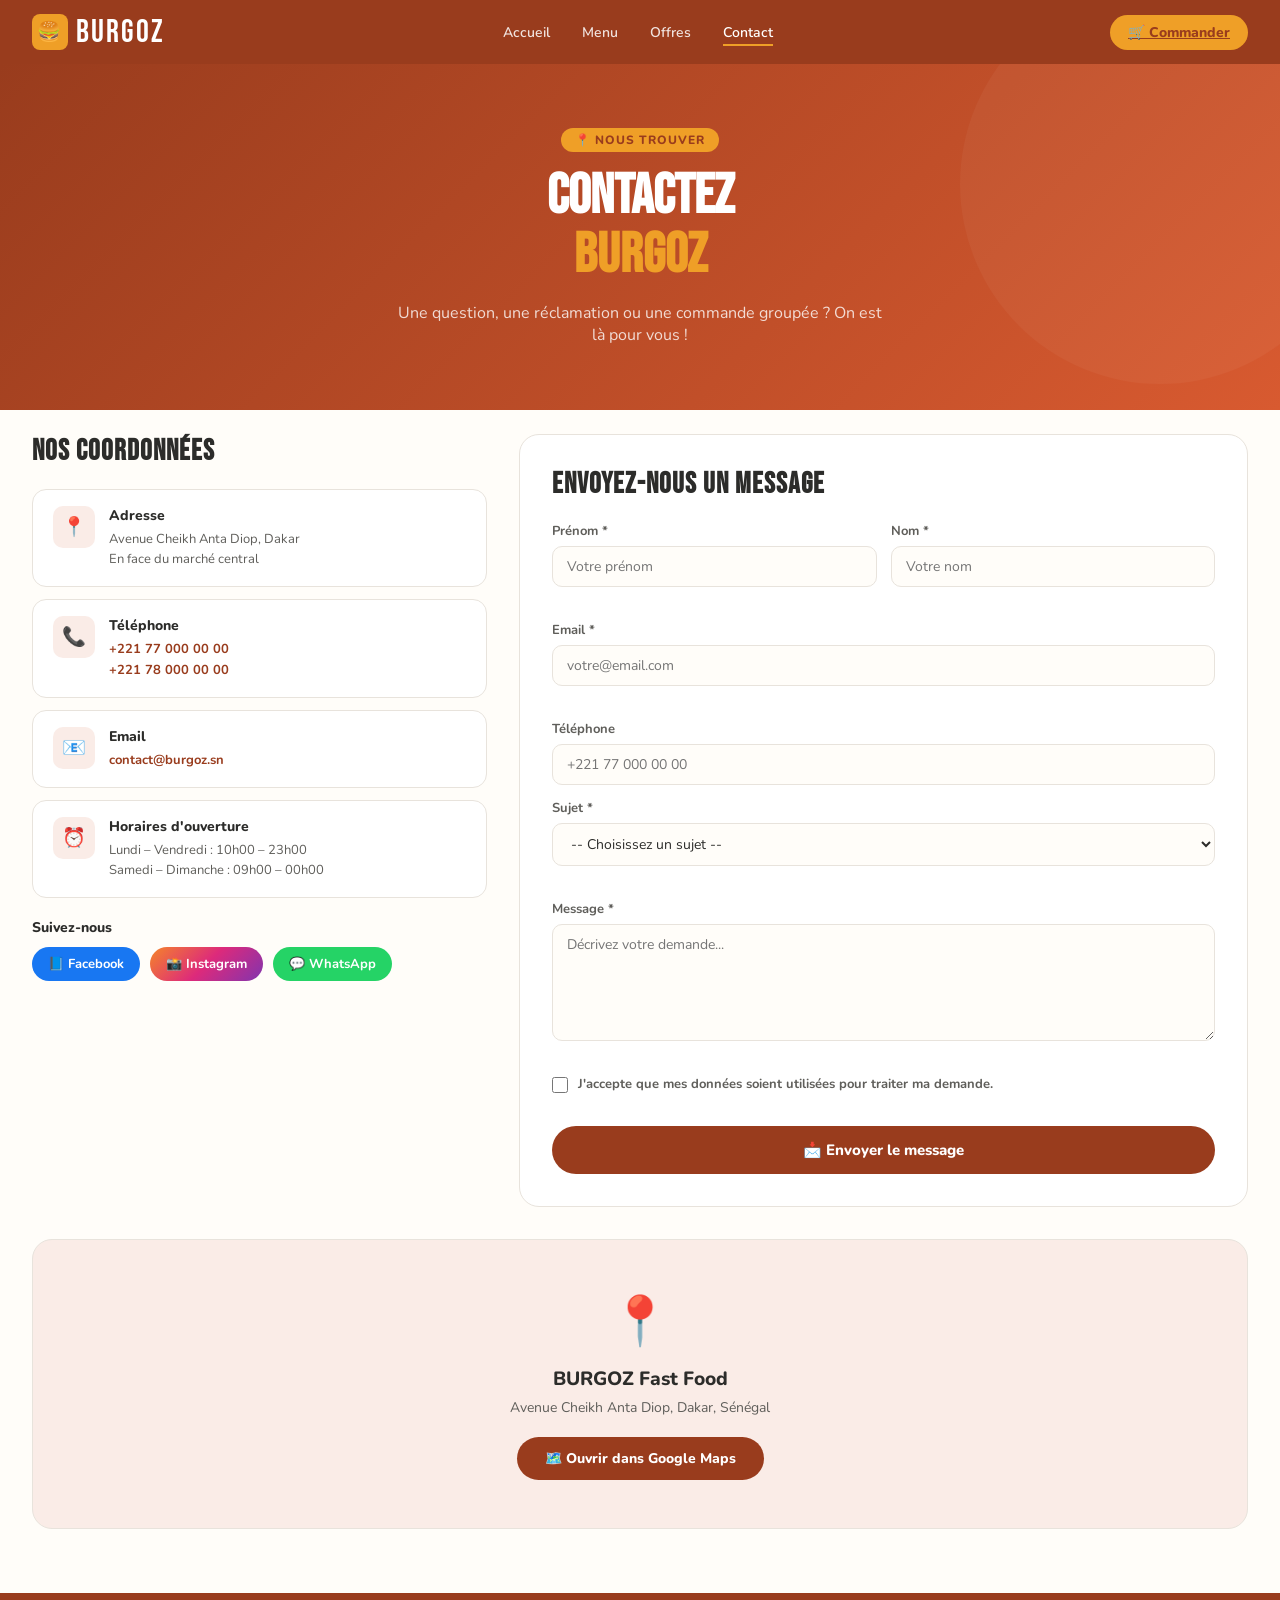
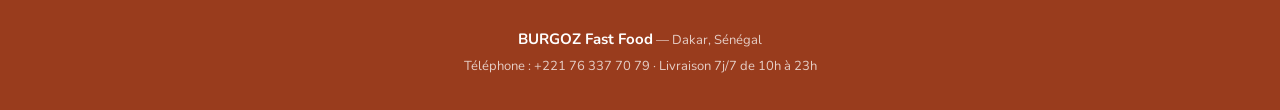
<file: contact.html>
<!DOCTYPE html>
<html lang="fr">
<head>
  <meta charset="UTF-8" />
  <meta name="viewport" content="width=device-width, initial-scale=1.0"/>
  <title>Contact – BURGOZ Fast Food</title>
  <link rel="stylesheet" href="style.css" />
  <link rel="stylesheet" href="contact.css" />
  <link rel="preconnect" href="https://fonts.googleapis.com"/>
  <link href="https://fonts.googleapis.com/css2?family=Bebas+Neue&family=Nunito:wght@400;600;700;800&display=swap" rel="stylesheet"/>
</head>
<body>

  <!-- NAVIGATION -->
  <nav>
    <a href="index.html" class="logo">
      <div class="logo-icon">🍔</div>
      BURGOZ
    </a>
    <ul class="nav-links">
      <li><a href="index.html">Accueil</a></li>
      <li><a href="index.html#menu-section">Menu</a></li>
      <li><a href="offres.html">Offres</a></li>
      <li><a href="contact.html" class="nav-active">Contact</a></li>
    </ul>
    <div class="nav-right">
      <a href="index.html" class="cart-btn">🛒 Commander</a>
    </div>
  </nav>

  <!-- HERO -->
  <section class="page-hero">
    <div class="page-hero-inner">
      <div class="hero-badge">📍 NOUS TROUVER</div>
      <h1>Contactez<br><span>BURGOZ</span></h1>
      <p>Une question, une réclamation ou une commande groupée ? On est là pour vous !</p>
    </div>
  </section>

  <!-- INFOS + FORMULAIRE -->
  <section class="contact-section section">
    <div class="contact-grid">

      <!-- INFOS DE CONTACT -->
      <div class="contact-info">
        <h2>Nos Coordonnées</h2>

        <div class="info-card">
          <div class="info-icon">📍</div>
          <div>
            <h4>Adresse</h4>
            <p>Avenue Cheikh Anta Diop, Dakar<br>En face du marché central</p>
          </div>
        </div>

        <div class="info-card">
          <div class="info-icon">📞</div>
          <div>
            <h4>Téléphone</h4>
            <p><a href="tel:+221770000000">+221 77 000 00 00</a></p>
            <p><a href="tel:+221780000000">+221 78 000 00 00</a></p>
          </div>
        </div>

        <div class="info-card">
          <div class="info-icon">📧</div>
          <div>
            <h4>Email</h4>
            <p><a href="mailto:contact@burgoz.sn">contact@burgoz.sn</a></p>
          </div>
        </div>

        <div class="info-card">
          <div class="info-icon">⏰</div>
          <div>
            <h4>Horaires d'ouverture</h4>
            <p>Lundi – Vendredi : 10h00 – 23h00</p>
            <p>Samedi – Dimanche : 09h00 – 00h00</p>
          </div>
        </div>

        <!-- RÉSEAUX SOCIAUX -->
        <div class="social-links">
          <h4>Suivez-nous</h4>
          <div class="social-row">
            <a href="#" class="social-btn fb">📘 Facebook</a>
            <a href="#" class="social-btn ig">📸 Instagram</a>
            <a href="#" class="social-btn wa">💬 WhatsApp</a>
          </div>
        </div>
      </div>

      <!-- FORMULAIRE -->
      <div class="contact-form-wrapper">
        <h2>Envoyez-nous un Message</h2>
        <div id="formSuccess" class="form-success" style="display:none">
          ✅ Merci ! Votre message a bien été envoyé. Nous vous répondrons dans les 24h.
        </div>

        <div class="contact-form" id="contactForm">
          <div class="form-row">
            <div class="form-group">
              <label for="prenom">Prénom *</label>
              <input type="text" id="prenom" placeholder="Votre prénom" />
              <span class="err" id="err-prenom"></span>
            </div>
            <div class="form-group">
              <label for="nom">Nom *</label>
              <input type="text" id="nom" placeholder="Votre nom" />
              <span class="err" id="err-nom"></span>
            </div>
          </div>

          <div class="form-group">
            <label for="email">Email *</label>
            <input type="email" id="email" placeholder="votre@email.com" />
            <span class="err" id="err-email"></span>
          </div>

          <div class="form-group">
            <label for="telephone">Téléphone</label>
            <input type="tel" id="telephone" placeholder="+221 77 000 00 00" />
          </div>

          <div class="form-group">
            <label for="sujet">Sujet *</label>
            <select id="sujet">
              <option value="">-- Choisissez un sujet --</option>
              <option value="commande">Question sur une commande</option>
              <option value="reclamation">Réclamation</option>
              <option value="partenariat">Partenariat / Événement</option>
              <option value="autre">Autre</option>
            </select>
            <span class="err" id="err-sujet"></span>
          </div>

          <div class="form-group">
            <label for="message">Message *</label>
            <textarea id="message" rows="5" placeholder="Décrivez votre demande..."></textarea>
            <span class="err" id="err-message"></span>
          </div>

          <div class="form-group checkbox-group">
            <label class="checkbox-label">
              <input type="checkbox" id="rgpd" />
              <span>J'accepte que mes données soient utilisées pour traiter ma demande.</span>
            </label>
            <span class="err" id="err-rgpd"></span>
          </div>

          <button class="submit-btn" onclick="submitForm()">
            📩 Envoyer le message
          </button>
        </div>
      </div>

    </div>
  </section>

  <!-- CARTE GOOGLE MAPS (placeholder) -->
  <section class="map-section">
    <div class="map-placeholder">
      <div class="map-pin">📍</div>
      <h3>BURGOZ Fast Food</h3>
      <p>Avenue Cheikh Anta Diop, Dakar, Sénégal</p>
      <a
        href="https://maps.google.com/?q=Dakar,Sénégal"
        target="_blank"
        class="map-btn"
      >
        🗺️ Ouvrir dans Google Maps
      </a>
    </div>
  </section>

  <footer>
    <strong>BURGOZ Fast Food</strong> — Dakar, Sénégal<br>
    <span>Téléphone : +221 76 337 70 79 · Livraison 7j/7 de 10h à 23h</span>
  </footer>

  <script>
    function submitForm() {
      let valid = true;

      // Réinitialiser les erreurs
      document.querySelectorAll('.err').forEach(e => e.textContent = '');
      document.querySelectorAll('input, select, textarea').forEach(el => el.classList.remove('input-error'));

      const prenom  = document.getElementById('prenom');
      const nom     = document.getElementById('nom');
      const email   = document.getElementById('email');
      const sujet   = document.getElementById('sujet');
      const message = document.getElementById('message');
      const rgpd    = document.getElementById('rgpd');

      if (!prenom.value.trim()) {
        document.getElementById('err-prenom').textContent = 'Prénom requis';
        prenom.classList.add('input-error'); valid = false;
      }
      if (!nom.value.trim()) {
        document.getElementById('err-nom').textContent = 'Nom requis';
        nom.classList.add('input-error'); valid = false;
      }
      const emailReg = /^[^\s@]+@[^\s@]+\.[^\s@]+$/;
      if (!emailReg.test(email.value)) {
        document.getElementById('err-email').textContent = 'Email invalide';
        email.classList.add('input-error'); valid = false;
      }
      if (!sujet.value) {
        document.getElementById('err-sujet').textContent = 'Veuillez choisir un sujet';
        sujet.classList.add('input-error'); valid = false;
      }
      if (message.value.trim().length < 10) {
        document.getElementById('err-message').textContent = 'Message trop court (min. 10 caractères)';
        message.classList.add('input-error'); valid = false;
      }
      if (!rgpd.checked) {
        document.getElementById('err-rgpd').textContent = 'Vous devez accepter pour continuer';
        valid = false;
      }

      if (valid) {
        document.getElementById('contactForm').style.display = 'none';
        document.getElementById('formSuccess').style.display = 'block';
        window.scrollTo({ top: 0, behavior: 'smooth' });
      }
    }
  </script>
</body>
</html>
</file>
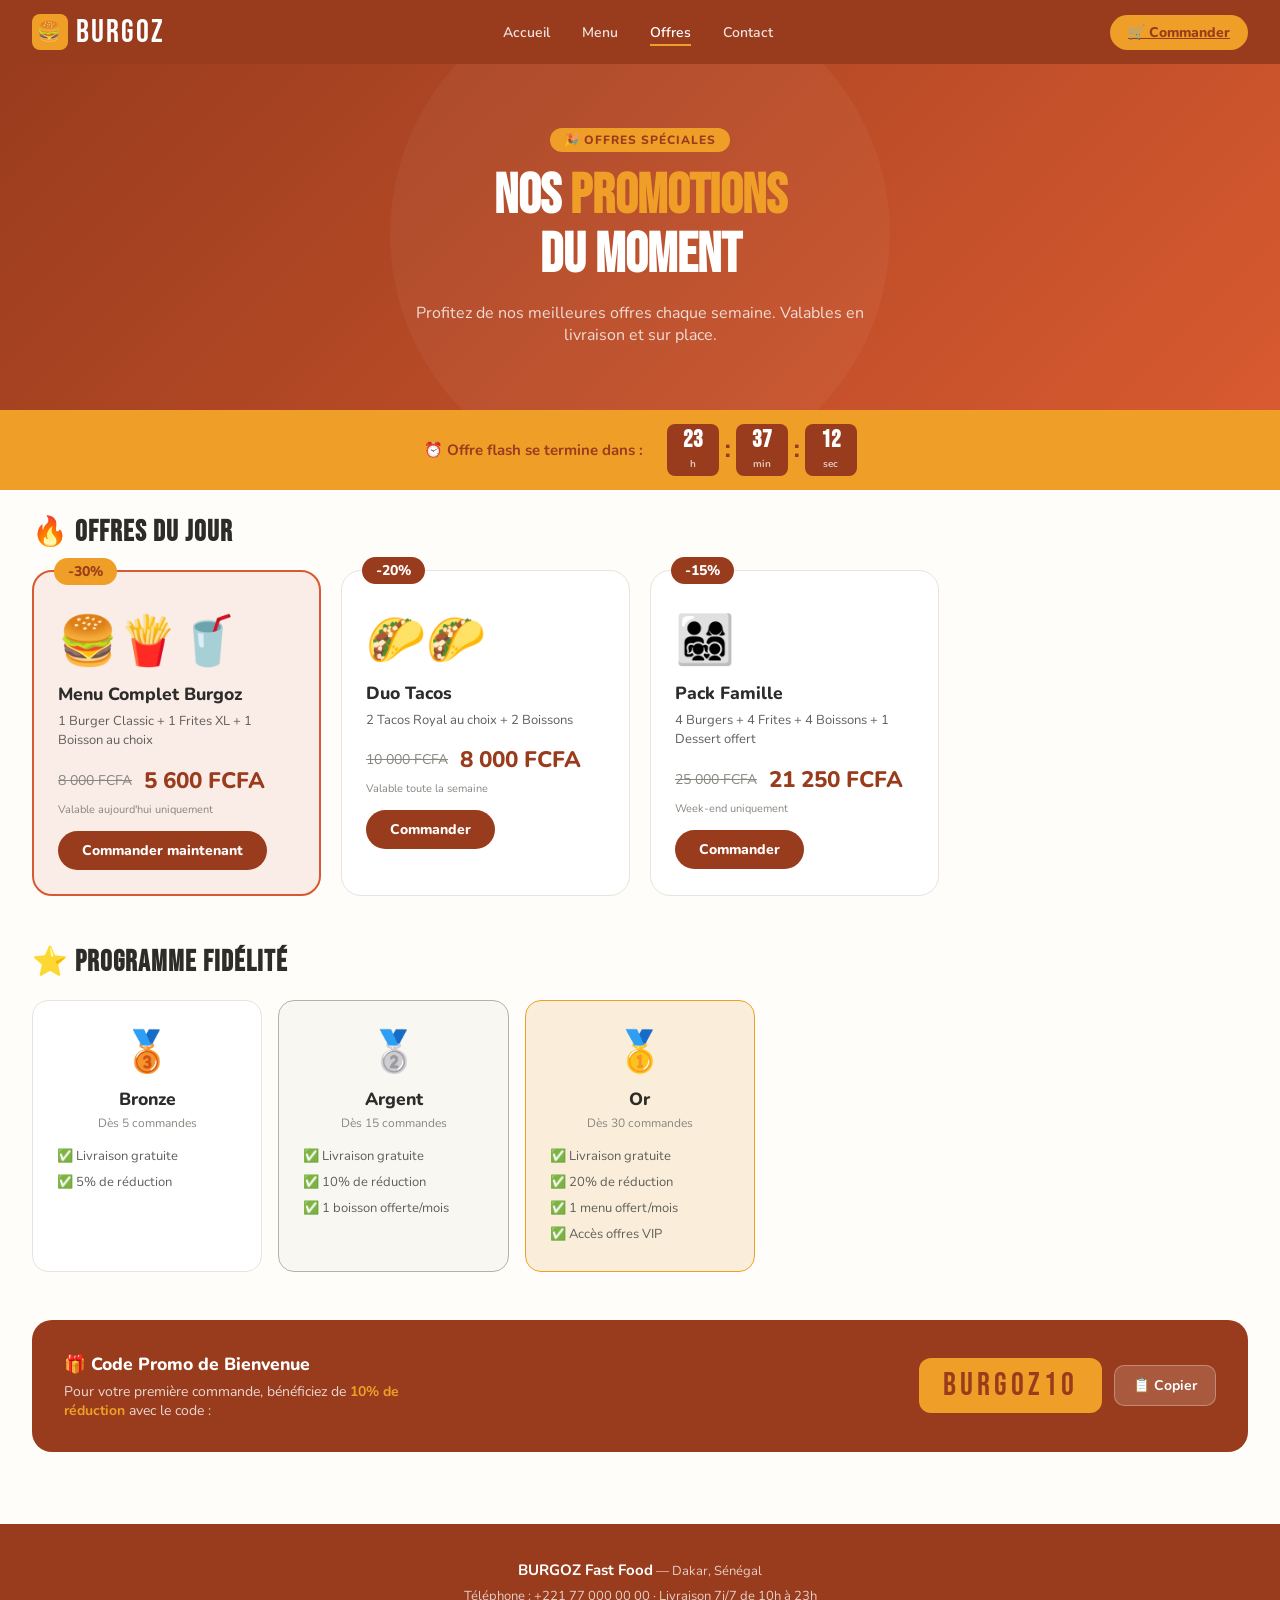
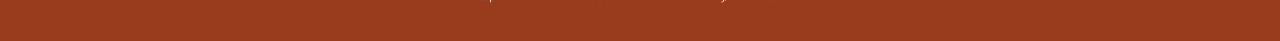
<file: offres.html>
<!DOCTYPE html>
<html lang="fr">
<head>
  <meta charset="UTF-8" />
  <meta name="viewport" content="width=device-width, initial-scale=1.0"/>
  <title>Offres – BURGOZ Fast Food</title>
  <link rel="stylesheet" href="style.css" />
  <link rel="stylesheet" href="offres.css" />
  <link rel="preconnect" href="https://fonts.googleapis.com"/>
  <link href="https://fonts.googleapis.com/css2?family=Bebas+Neue&family=Nunito:wght@400;600;700;800&display=swap" rel="stylesheet"/>
</head>
<body>

  <!-- NAVIGATION -->
  <nav>
    <a href="index.html" class="logo">
      <div class="logo-icon">🍔</div>
      BURGOZ
    </a>
    <ul class="nav-links">
      <li><a href="index.html">Accueil</a></li>
      <li><a href="index.html#menu-section">Menu</a></li>
      <li><a href="offres.html" class="nav-active">Offres</a></li>
      <li><a href="contact.html">Contact</a></li>
    </ul>
    <div class="nav-right">
      <a href="index.html" class="cart-btn">🛒 Commander</a>
    </div>
  </nav>

  <!-- HERO OFFRES -->
  <section class="page-hero">
    <div class="page-hero-inner">
      <div class="hero-badge">🎉 OFFRES SPÉCIALES</div>
      <h1>Nos <span>Promotions</span><br>du Moment</h1>
      <p>Profitez de nos meilleures offres chaque semaine. Valables en livraison et sur place.</p>
    </div>
  </section>

  <!-- COMPTE À REBOURS -->
  <div class="countdown-bar">
    <span>⏰ Offre flash se termine dans :</span>
    <div class="countdown">
      <div class="cd-block"><span id="cd-h">00</span><small>h</small></div>
      <div class="cd-sep">:</div>
      <div class="cd-block"><span id="cd-m">00</span><small>min</small></div>
      <div class="cd-sep">:</div>
      <div class="cd-block"><span id="cd-s">00</span><small>sec</small></div>
    </div>
  </div>

  <!-- OFFRES PRINCIPALES -->
  <section class="section">
    <div class="section-header">
      <h2>🔥 Offres du Jour</h2>
    </div>
    <div class="offers-grid">

      <div class="offer-card featured">
        <div class="offer-discount">-30%</div>
        <div class="offer-emoji">🍔🍟🥤</div>
        <h3>Menu Complet Burgoz</h3>
        <p>1 Burger Classic + 1 Frites XL + 1 Boisson au choix</p>
        <div class="offer-prices">
          <span class="old-price">8 000 FCFA</span>
          <span class="new-price">5 600 FCFA</span>
        </div>
        <div class="offer-validity">Valable aujourd'hui uniquement</div>
        <a href="index.html" class="offer-btn">Commander maintenant</a>
      </div>

      <div class="offer-card">
        <div class="offer-discount">-20%</div>
        <div class="offer-emoji">🌮🌮</div>
        <h3>Duo Tacos</h3>
        <p>2 Tacos Royal au choix + 2 Boissons</p>
        <div class="offer-prices">
          <span class="old-price">10 000 FCFA</span>
          <span class="new-price">8 000 FCFA</span>
        </div>
        <div class="offer-validity">Valable toute la semaine</div>
        <a href="index.html" class="offer-btn">Commander</a>
      </div>

      <div class="offer-card">
        <div class="offer-discount">-15%</div>
        <div class="offer-emoji">👨‍👩‍👧‍👦</div>
        <h3>Pack Famille</h3>
        <p>4 Burgers + 4 Frites + 4 Boissons + 1 Dessert offert</p>
        <div class="offer-prices">
          <span class="old-price">25 000 FCFA</span>
          <span class="new-price">21 250 FCFA</span>
        </div>
        <div class="offer-validity">Week-end uniquement</div>
        <a href="index.html" class="offer-btn">Commander</a>
      </div>

    </div>
  </section>

  <!-- OFFRES FIDÉLITÉ -->
  <section class="section fidelity-section">
    <div class="section-header">
      <h2>⭐ Programme Fidélité</h2>
    </div>
    <div class="fidelity-cards">
      <div class="fidelity-card">
        <div class="fidelity-icon">🥉</div>
        <h4>Bronze</h4>
        <p>Dès 5 commandes</p>
        <ul>
          <li>✅ Livraison gratuite</li>
          <li>✅ 5% de réduction</li>
        </ul>
      </div>
      <div class="fidelity-card silver">
        <div class="fidelity-icon">🥈</div>
        <h4>Argent</h4>
        <p>Dès 15 commandes</p>
        <ul>
          <li>✅ Livraison gratuite</li>
          <li>✅ 10% de réduction</li>
          <li>✅ 1 boisson offerte/mois</li>
        </ul>
      </div>
      <div class="fidelity-card gold">
        <div class="fidelity-icon">🥇</div>
        <h4>Or</h4>
        <p>Dès 30 commandes</p>
        <ul>
          <li>✅ Livraison gratuite</li>
          <li>✅ 20% de réduction</li>
          <li>✅ 1 menu offert/mois</li>
          <li>✅ Accès offres VIP</li>
        </ul>
      </div>
    </div>
  </section>

  <!-- CODE PROMO -->
  <section class="section promo-code-section">
    <div class="promo-code-box">
      <div>
        <h3>🎁 Code Promo de Bienvenue</h3>
        <p>Pour votre première commande, bénéficiez de <strong>10% de réduction</strong> avec le code :</p>
      </div>
      <div class="code-wrapper">
        <span class="promo-code" id="promoCode">BURGOZ10</span>
        <button class="copy-btn" onclick="copyCode()">📋 Copier</button>
      </div>
      <div class="copy-confirm" id="copyConfirm">✅ Code copié !</div>
    </div>
  </section>

  <footer>
    <strong>BURGOZ Fast Food</strong> — Dakar, Sénégal<br>
    <span>Téléphone : +221 77 000 00 00 · Livraison 7j/7 de 10h à 23h</span>
  </footer>

  <script>
    // Compte à rebours de 24h
    function startCountdown() {
      const end = new Date();
      end.setHours(23, 59, 59, 0);
      function tick() {
        const now = new Date();
        let diff = Math.floor((end - now) / 1000);
        if (diff < 0) diff = 0;
        const h = Math.floor(diff / 3600);
        const m = Math.floor((diff % 3600) / 60);
        const s = diff % 60;
        document.getElementById('cd-h').textContent = String(h).padStart(2, '0');
        document.getElementById('cd-m').textContent = String(m).padStart(2, '0');
        document.getElementById('cd-s').textContent = String(s).padStart(2, '0');
      }
      tick();
      setInterval(tick, 1000);
    }

    // Copier le code promo
    function copyCode() {
      navigator.clipboard.writeText('BURGOZ10').then(() => {
        document.getElementById('copyConfirm').style.display = 'block';
        setTimeout(() => document.getElementById('copyConfirm').style.display = 'none', 2000);
      });
    }

    startCountdown();
  </script>
</body>
</html>
</file>
<file: style.css>
/* ============================================================
   BURGOZ FAST FOOD — style.css
   Police : Bebas Neue (titres) + Nunito (corps)
   Palette : Rouge foncé, Amber, surfaces claires
   ============================================================ */

/* ---------- RESET & VARIABLES ---------- */
* {
  box-sizing: border-box;
  margin: 0;
  padding: 0;
}

:root {
  --red:        #D85A30;
  --red-dark:   #993C1D;
  --red-light:  #FAECE7;
  --amber:      #EF9F27;
  --amber-light:#FAEEDA;
  --bg:         #FFFDF9;
  --surface:    #FFFFFF;
  --border:     #E8E3DC;
  --text:       #2C2C2A;
  --text2:      #5F5E5A;
  --text3:      #888780;
  --shadow:     0 2px 12px rgba(0, 0, 0, 0.08);
  --r:          12px;
}

body {
  font-family: 'Nunito', sans-serif;
  background: var(--bg);
  color: var(--text);
  min-height: 100vh;
  overflow-x: hidden;
}

/* ---------- NAVIGATION ---------- */
nav {
  background: var(--red-dark);
  padding: 0 2rem;
  display: flex;
  align-items: center;
  justify-content: space-between;
  height: 64px;
  position: sticky;
  top: 0;
  z-index: 100;
}

.logo {
  font-family: 'Bebas Neue', cursive;
  font-size: 2rem;
  color: #fff;
  letter-spacing: 2px;
  display: flex;
  align-items: center;
  gap: 8px;
}

.logo-icon {
  background: var(--amber);
  color: var(--red-dark);
  width: 36px;
  height: 36px;
  border-radius: 8px;
  display: flex;
  align-items: center;
  justify-content: center;
  font-size: 1.2rem;
}

.nav-links {
  display: flex;
  gap: 2rem;
  list-style: none;
}

.nav-links a {
  color: rgba(255, 255, 255, 0.85);
  text-decoration: none;
  font-weight: 600;
  font-size: 14px;
  transition: color 0.2s;
}

.nav-links a:hover {
  color: #fff;
}

.nav-right {
  display: flex;
  align-items: center;
  gap: 12px;
}

.cart-btn {
  background: var(--amber);
  color: var(--red-dark);
  border: none;
  padding: 8px 18px;
  border-radius: 50px;
  font-family: 'Nunito', sans-serif;
  font-weight: 800;
  font-size: 14px;
  cursor: pointer;
  display: flex;
  align-items: center;
  gap: 6px;
  transition: transform 0.15s;
}

.cart-btn:hover {
  transform: scale(1.05);
}

.cart-count {
  background: var(--red-dark);
  color: #fff;
  width: 20px;
  height: 20px;
  border-radius: 50%;
  display: flex;
  align-items: center;
  justify-content: center;
  font-size: 11px;
  font-weight: 800;
}

/* ---------- HERO ---------- */
.hero {
  background: linear-gradient(135deg, var(--red-dark) 0%, var(--red) 100%);
  padding: 4rem 2rem;
  display: flex;
  align-items: center;
  gap: 3rem;
  min-height: 320px;
  position: relative;
  overflow: hidden;
}

.hero::before {
  content: '';
  position: absolute;
  right: -60px;
  top: -60px;
  width: 400px;
  height: 400px;
  border-radius: 50%;
  background: rgba(255, 255, 255, 0.04);
}

.hero-text {
  flex: 1;
  max-width: 520px;
  z-index: 1;
}

.hero-badge {
  background: var(--amber);
  color: var(--red-dark);
  font-weight: 800;
  font-size: 12px;
  padding: 4px 14px;
  border-radius: 50px;
  display: inline-block;
  margin-bottom: 1rem;
  letter-spacing: 1px;
}

.hero h1 {
  font-family: 'Bebas Neue', cursive;
  font-size: 4rem;
  color: #fff;
  line-height: 1;
  margin-bottom: 1rem;
}

.hero h1 span {
  color: var(--amber);
}

.hero p {
  color: rgba(255, 255, 255, 0.8);
  font-size: 1rem;
  line-height: 1.6;
  margin-bottom: 1.5rem;
}

.hero-btns {
  display: flex;
  gap: 12px;
}

.btn-primary {
  background: var(--amber);
  color: var(--red-dark);
  border: none;
  padding: 12px 28px;
  border-radius: 50px;
  font-family: 'Nunito', sans-serif;
  font-weight: 800;
  font-size: 15px;
  cursor: pointer;
  transition: transform 0.15s, box-shadow 0.15s;
}

.btn-primary:hover {
  transform: translateY(-2px);
  box-shadow: 0 8px 24px rgba(239, 159, 39, 0.4);
}

.btn-outline {
  background: transparent;
  color: #fff;
  border: 2px solid rgba(255, 255, 255, 0.5);
  padding: 12px 28px;
  border-radius: 50px;
  font-family: 'Nunito', sans-serif;
  font-weight: 700;
  font-size: 15px;
  cursor: pointer;
  transition: border-color 0.2s;
}

.btn-outline:hover {
  border-color: #fff;
}

.hero-visual {
  display: flex;
  gap: 12px;
  z-index: 1;
}

.hero-card {
  background: rgba(255, 255, 255, 0.12);
  border: 1px solid rgba(255, 255, 255, 0.2);
  border-radius: 16px;
  padding: 1rem;
  text-align: center;
  width: 130px;
  backdrop-filter: blur(4px);
}

.hero-card-emoji {
  font-size: 2.5rem;
  display: block;
  margin-bottom: 6px;
}

.hero-card p {
  color: #fff;
  font-weight: 700;
  font-size: 13px;
}

.hero-card small {
  color: var(--amber);
  font-weight: 800;
  font-size: 14px;
}

/* ---------- PROMOS ---------- */
.promos {
  display: grid;
  grid-template-columns: repeat(3, 1fr);
  gap: 12px;
  padding: 1.5rem 2rem;
}

.promo {
  border-radius: var(--r);
  padding: 1.25rem;
  display: flex;
  align-items: center;
  gap: 12px;
  font-weight: 700;
  font-size: 14px;
}

.promo.red   { background: var(--red-light);   color: var(--red-dark); }
.promo.amber { background: var(--amber-light);  color: #633806; }
.promo.green { background: #EAF3DE;             color: #27500A; }

.promo small {
  font-weight: 400;
  font-size: 12px;
  display: block;
  margin-top: 2px;
}

.promo-icon {
  width: 40px;
  height: 40px;
  border-radius: 10px;
  background: rgba(0, 0, 0, 0.08);
  display: flex;
  align-items: center;
  justify-content: center;
  font-size: 1.2rem;
  flex-shrink: 0;
}

/* ---------- SECTION / MENU ---------- */
.section {
  padding: 1.5rem 2rem;
}

.section-header {
  display: flex;
  align-items: center;
  justify-content: space-between;
  margin-bottom: 1.25rem;
}

.section-header h2 {
  font-family: 'Bebas Neue', cursive;
  font-size: 1.8rem;
  letter-spacing: 1px;
}

.see-all {
  color: var(--red);
  font-weight: 700;
  font-size: 13px;
  cursor: pointer;
  border: none;
  background: none;
  font-family: 'Nunito', sans-serif;
}

/* Filtres catégories */
.cats {
  display: flex;
  gap: 10px;
  overflow-x: auto;
  padding-bottom: 4px;
}

.cats::-webkit-scrollbar { height: 0; }

.cat-btn {
  padding: 8px 20px;
  border-radius: 50px;
  border: 1.5px solid var(--border);
  background: var(--surface);
  font-family: 'Nunito', sans-serif;
  font-weight: 700;
  font-size: 13px;
  cursor: pointer;
  white-space: nowrap;
  transition: all 0.2s;
  color: var(--text2);
}

.cat-btn.active {
  background: var(--red-dark);
  color: #fff;
  border-color: var(--red-dark);
}

.cat-btn:hover:not(.active) {
  border-color: var(--red);
  color: var(--red);
}

/* Grille produits */
.menu-grid {
  display: grid;
  grid-template-columns: repeat(auto-fill, minmax(200px, 1fr));
  gap: 16px;
  margin-top: 1.25rem;
}

.menu-card {
  background: var(--surface);
  border: 0.5px solid var(--border);
  border-radius: 16px;
  overflow: hidden;
  transition: box-shadow 0.2s, transform 0.2s;
  cursor: pointer;
}

.menu-card:hover {
  box-shadow: var(--shadow);
  transform: translateY(-3px);
}

/* Fonds colorés des illustrations */
.card-img { height: 140px; display: flex; align-items: center; justify-content: center; font-size: 4rem; position: relative; }
.card-img.bg1 { background: #FFF3E0; }
.card-img.bg2 { background: #FCE4EC; }
.card-img.bg3 { background: #E8F5E9; }
.card-img.bg4 { background: #E3F2FD; }
.card-img.bg5 { background: #F3E5F5; }
.card-img.bg6 { background: #FFFDE7; }
.card-img.bg7 { background: #FBE9E7; }
.card-img.bg8 { background: #E0F2F1; }

/* Badges */
.badge-hot {
  position: absolute;
  top: 10px;
  right: 10px;
  background: var(--red);
  color: #fff;
  font-size: 10px;
  font-weight: 800;
  padding: 3px 8px;
  border-radius: 50px;
}

.badge-new {
  position: absolute;
  top: 10px;
  right: 10px;
  background: var(--amber);
  color: #412402;
  font-size: 10px;
  font-weight: 800;
  padding: 3px 8px;
  border-radius: 50px;
}

.card-body     { padding: 12px; }
.card-body h3  { font-weight: 800; font-size: 15px; margin-bottom: 4px; }
.card-body p   { color: var(--text3); font-size: 12px; margin-bottom: 10px; line-height: 1.4; }

.card-footer {
  display: flex;
  align-items: center;
  justify-content: space-between;
}

.price {
  font-weight: 800;
  font-size: 1.1rem;
  color: var(--red-dark);
}

.add-btn {
  background: var(--red-dark);
  color: #fff;
  border: none;
  width: 32px;
  height: 32px;
  border-radius: 50%;
  font-size: 1.2rem;
  cursor: pointer;
  display: flex;
  align-items: center;
  justify-content: center;
  font-weight: 800;
  transition: transform 0.15s, background 0.15s;
}

.add-btn:hover  { background: var(--red); transform: scale(1.1); }
.add-btn.added  { background: #3B6D11; }

.stars {
  color: var(--amber);
  font-size: 11px;
  margin-bottom: 8px;
}

/* ---------- PANIER (SIDEBAR) ---------- */
.cart-overlay {
  position: fixed;
  inset: 0;
  background: rgba(0, 0, 0, 0.4);
  z-index: 200;
  opacity: 0;
  pointer-events: none;
  transition: opacity 0.3s;
}

.cart-overlay.open {
  opacity: 1;
  pointer-events: all;
}

.cart-panel {
  position: fixed;
  right: 0;
  top: 0;
  bottom: 0;
  width: 380px;
  background: var(--surface);
  z-index: 201;
  transform: translateX(100%);
  transition: transform 0.3s;
  display: flex;
  flex-direction: column;
  box-shadow: -4px 0 24px rgba(0, 0, 0, 0.12);
}

.cart-panel.open {
  transform: translateX(0);
}

.cart-header {
  background: var(--red-dark);
  color: #fff;
  padding: 1.25rem 1.5rem;
  display: flex;
  align-items: center;
  justify-content: space-between;
}

.cart-header h3 {
  font-family: 'Bebas Neue', cursive;
  font-size: 1.5rem;
  letter-spacing: 1px;
}

.close-btn {
  background: rgba(255, 255, 255, 0.15);
  border: none;
  color: #fff;
  width: 32px;
  height: 32px;
  border-radius: 50%;
  cursor: pointer;
  font-size: 1.1rem;
  display: flex;
  align-items: center;
  justify-content: center;
}

.cart-items {
  flex: 1;
  overflow-y: auto;
  padding: 1rem 1.5rem;
}

.cart-empty {
  text-align: center;
  color: var(--text3);
  padding: 3rem 0;
  font-size: 15px;
}

.cart-empty div { font-size: 3rem; margin-bottom: 12px; }

.cart-item {
  display: flex;
  align-items: center;
  gap: 12px;
  padding: 12px 0;
  border-bottom: 0.5px solid var(--border);
}

.ci-emoji {
  width: 48px;
  height: 48px;
  border-radius: 10px;
  background: var(--red-light);
  display: flex;
  align-items: center;
  justify-content: center;
  font-size: 1.5rem;
  flex-shrink: 0;
}

.ci-info       { flex: 1; }
.ci-info h4    { font-weight: 700; font-size: 14px; margin-bottom: 2px; }
.ci-info span  { color: var(--red-dark); font-weight: 800; font-size: 14px; }

.ci-qty {
  display: flex;
  align-items: center;
  gap: 8px;
}

.qty-btn {
  background: var(--bg);
  border: 0.5px solid var(--border);
  width: 28px;
  height: 28px;
  border-radius: 50%;
  cursor: pointer;
  font-size: 1rem;
  display: flex;
  align-items: center;
  justify-content: center;
  font-weight: 700;
  transition: background 0.15s;
}

.qty-btn:hover { background: var(--red-light); }

.qty-n {
  font-weight: 800;
  font-size: 14px;
  min-width: 16px;
  text-align: center;
}

.cart-footer {
  padding: 1.25rem 1.5rem;
  border-top: 0.5px solid var(--border);
}

.cart-total {
  display: flex;
  justify-content: space-between;
  margin-bottom: 8px;
  font-size: 14px;
}

.cart-total.main {
  font-weight: 800;
  font-size: 1.1rem;
  margin-bottom: 1rem;
}

.checkout-btn {
  width: 100%;
  background: var(--red-dark);
  color: #fff;
  border: none;
  padding: 14px;
  border-radius: 50px;
  font-family: 'Nunito', sans-serif;
  font-weight: 800;
  font-size: 15px;
  cursor: pointer;
  transition: background 0.2s;
}

.checkout-btn:hover { background: var(--red); }

/* ---------- TOAST ---------- */
.toast {
  position: fixed;
  bottom: 24px;
  left: 50%;
  transform: translateX(-50%) translateY(80px);
  background: #2C2C2A;
  color: #fff;
  padding: 10px 20px;
  border-radius: 50px;
  font-weight: 700;
  font-size: 13px;
  z-index: 999;
  opacity: 0;
  transition: all 0.3s;
  white-space: nowrap;
}

.toast.show {
  opacity: 1;
  transform: translateX(-50%) translateY(0);
}

/* ---------- FOOTER ---------- */
footer {
  background: var(--red-dark);
  color: rgba(255, 255, 255, 0.75);
  text-align: center;
  padding: 2rem;
  font-size: 13px;
  margin-top: 2rem;
  line-height: 1.9;
}

footer strong { color: #fff; font-size: 15px; }

/* ---------- RESPONSIVE ---------- */
@media (max-width: 900px) {
  .hero { flex-direction: column; text-align: center; }
  .hero-btns { justify-content: center; }
  .hero-visual { justify-content: center; }
  .promos { grid-template-columns: 1fr; }
  .nav-links { display: none; }
  .cart-panel { width: 100%; }
}

@media (max-width: 480px) {
  nav { padding: 0 1rem; }
  .hero { padding: 2rem 1rem; }
  .hero h1 { font-size: 2.8rem; }
  .section { padding: 1.2rem 1rem; }
  .promos { padding: 1rem; }
  .hero-visual { flex-wrap: wrap; }
  .hero-card { width: 110px; }
}
</file>
<file: contact.css>
/* ============================================================
   BURGOZ — contact.css
   Styles spécifiques à la page Contact
   ============================================================ */

nav a.logo { text-decoration: none; }
.nav-active { color: #fff !important; border-bottom: 2px solid var(--amber); padding-bottom: 2px; }

/* ---------- HERO ---------- */
.page-hero {
  background: linear-gradient(135deg, var(--red-dark) 0%, var(--red) 100%);
  padding: 4rem 2rem;
  text-align: center;
  position: relative;
  overflow: hidden;
}
.page-hero::before {
  content: '';
  position: absolute;
  right: -80px; top: -80px;
  width: 400px; height: 400px;
  border-radius: 50%;
  background: rgba(255,255,255,0.04);
}
.page-hero-inner { position: relative; z-index: 1; }
.page-hero h1 {
  font-family: 'Bebas Neue', cursive;
  font-size: 3.5rem; color: #fff;
  line-height: 1.05; margin-bottom: 1rem;
}
.page-hero h1 span { color: var(--amber); }
.page-hero p { color: rgba(255,255,255,0.8); font-size: 1rem; max-width: 500px; margin: 0 auto; }

/* ---------- GRILLE CONTACT ---------- */
.contact-section { padding-bottom: 2rem; }
.contact-grid {
  display: grid;
  grid-template-columns: 1fr 1.6fr;
  gap: 2rem;
  align-items: start;
}

/* ---------- INFOS ---------- */
.contact-info h2,
.contact-form-wrapper h2 {
  font-family: 'Bebas Neue', cursive;
  font-size: 1.8rem; letter-spacing: 1px;
  margin-bottom: 1.25rem;
}

.info-card {
  display: flex;
  gap: 14px;
  align-items: flex-start;
  background: var(--surface);
  border: 0.5px solid var(--border);
  border-radius: 14px;
  padding: 1rem 1.25rem;
  margin-bottom: 12px;
  transition: box-shadow 0.2s;
}
.info-card:hover { box-shadow: var(--shadow); }

.info-icon {
  width: 42px; height: 42px;
  background: var(--red-light);
  border-radius: 10px;
  display: flex; align-items: center; justify-content: center;
  font-size: 1.2rem; flex-shrink: 0;
}

.info-card h4 { font-weight: 800; font-size: 14px; margin-bottom: 4px; }
.info-card p  { font-size: 13px; color: var(--text2); line-height: 1.6; margin: 0; }
.info-card a  { color: var(--red-dark); text-decoration: none; font-weight: 700; }
.info-card a:hover { text-decoration: underline; }

/* Réseaux sociaux */
.social-links { margin-top: 1.25rem; }
.social-links h4 { font-weight: 800; font-size: 14px; margin-bottom: 10px; }
.social-row { display: flex; gap: 10px; flex-wrap: wrap; }
.social-btn {
  padding: 8px 16px;
  border-radius: 50px;
  font-weight: 700; font-size: 13px;
  text-decoration: none;
  transition: transform 0.15s, opacity 0.15s;
}
.social-btn:hover { transform: scale(1.05); opacity: 0.9; }
.social-btn.fb { background: #1877F2; color: #fff; }
.social-btn.ig { background: linear-gradient(135deg,#f58529,#dd2a7b,#8134af); color: #fff; }
.social-btn.wa { background: #25D366; color: #fff; }

/* ---------- FORMULAIRE ---------- */
.contact-form-wrapper {
  background: var(--surface);
  border: 0.5px solid var(--border);
  border-radius: 20px;
  padding: 2rem;
}

.form-success {
  background: #EAF3DE;
  color: #27500A;
  border-radius: 12px;
  padding: 1.25rem 1.5rem;
  font-weight: 700;
  font-size: 15px;
  line-height: 1.6;
  margin-bottom: 1rem;
}

.form-row {
  display: grid;
  grid-template-columns: 1fr 1fr;
  gap: 14px;
}

.form-group {
  display: flex;
  flex-direction: column;
  gap: 6px;
  margin-bottom: 14px;
}

.form-group label {
  font-weight: 700;
  font-size: 13px;
  color: var(--text2);
}

.form-group input,
.form-group select,
.form-group textarea {
  padding: 10px 14px;
  border: 1.5px solid var(--border);
  border-radius: 10px;
  font-family: 'Nunito', sans-serif;
  font-size: 14px;
  color: var(--text);
  background: var(--bg);
  transition: border-color 0.2s, box-shadow 0.2s;
  outline: none;
  resize: vertical;
}

.form-group input:focus,
.form-group select:focus,
.form-group textarea:focus {
  border-color: var(--red);
  box-shadow: 0 0 0 3px rgba(216, 90, 48, 0.12);
}

.form-group input.input-error,
.form-group select.input-error,
.form-group textarea.input-error {
  border-color: #E24B4A;
}

.err {
  font-size: 11px;
  color: #E24B4A;
  font-weight: 700;
  min-height: 14px;
}

/* Checkbox RGPD */
.checkbox-group { margin-bottom: 6px; }
.checkbox-label {
  display: flex;
  align-items: flex-start;
  gap: 10px;
  cursor: pointer;
  font-size: 13px;
  color: var(--text2);
  line-height: 1.5;
}
.checkbox-label input[type="checkbox"] {
  width: 16px; height: 16px;
  flex-shrink: 0;
  margin-top: 2px;
  accent-color: var(--red-dark);
}

/* Bouton envoi */
.submit-btn {
  width: 100%;
  background: var(--red-dark);
  color: #fff;
  border: none;
  padding: 14px;
  border-radius: 50px;
  font-family: 'Nunito', sans-serif;
  font-weight: 800;
  font-size: 15px;
  cursor: pointer;
  transition: background 0.2s, transform 0.15s;
  margin-top: 6px;
}
.submit-btn:hover { background: var(--red); transform: translateY(-2px); }

/* ---------- CARTE ---------- */
.map-section { padding: 0 2rem 2rem; }
.map-placeholder {
  background: var(--red-light);
  border: 0.5px solid var(--border);
  border-radius: 20px;
  padding: 3rem;
  text-align: center;
}
.map-pin { font-size: 3rem; margin-bottom: 12px; }
.map-placeholder h3 { font-weight: 800; font-size: 1.2rem; margin-bottom: 6px; }
.map-placeholder p  { color: var(--text2); font-size: 14px; margin-bottom: 1.25rem; }
.map-btn {
  display: inline-block;
  background: var(--red-dark);
  color: #fff;
  text-decoration: none;
  padding: 12px 28px;
  border-radius: 50px;
  font-weight: 800;
  font-size: 14px;
  transition: background 0.2s;
}
.map-btn:hover { background: var(--red); }

/* ---------- RESPONSIVE ---------- */
@media (max-width: 800px) {
  .contact-grid { grid-template-columns: 1fr; }
  .form-row { grid-template-columns: 1fr; }
  .nav-links { display: none; }
}
@media (max-width: 480px) {
  .page-hero h1 { font-size: 2.5rem; }
  .map-section { padding: 0 1rem 2rem; }
  nav { padding: 0 1rem; }
}
</file>
<file: offres.css>
/* ============================================================
   BURGOZ — offres.css
   Styles spécifiques à la page Offres
   ============================================================ */

/* Lien logo cliquable */
nav a.logo { text-decoration: none; }
.nav-active { color: #fff !important; border-bottom: 2px solid var(--amber); padding-bottom: 2px; }

/* ---------- HERO PAGE ---------- */
.page-hero {
  background: linear-gradient(135deg, var(--red-dark) 0%, var(--red) 100%);
  padding: 4rem 2rem;
  text-align: center;
  position: relative;
  overflow: hidden;
}
.page-hero::before {
  content: '';
  position: absolute;
  left: 50%;
  top: -80px;
  transform: translateX(-50%);
  width: 500px;
  height: 500px;
  border-radius: 50%;
  background: rgba(255,255,255,0.04);
}
.page-hero-inner { position: relative; z-index: 1; }
.page-hero h1 {
  font-family: 'Bebas Neue', cursive;
  font-size: 3.5rem;
  color: #fff;
  line-height: 1.05;
  margin-bottom: 1rem;
}
.page-hero h1 span { color: var(--amber); }
.page-hero p { color: rgba(255,255,255,0.8); font-size: 1rem; max-width: 500px; margin: 0 auto; }

/* ---------- COMPTE À REBOURS ---------- */
.countdown-bar {
  background: var(--amber);
  color: var(--red-dark);
  display: flex;
  align-items: center;
  justify-content: center;
  gap: 1.5rem;
  padding: 14px 2rem;
  font-weight: 700;
  font-size: 15px;
}
.countdown { display: flex; align-items: center; gap: 6px; }
.cd-block {
  background: var(--red-dark);
  color: #fff;
  border-radius: 8px;
  padding: 4px 12px;
  text-align: center;
  min-width: 52px;
}
.cd-block span { font-family: 'Bebas Neue', cursive; font-size: 1.5rem; display: block; line-height: 1; }
.cd-block small { font-size: 10px; color: rgba(255,255,255,0.7); }
.cd-sep { font-family: 'Bebas Neue', cursive; font-size: 1.5rem; color: var(--red-dark); }

/* ---------- GRILLE OFFRES ---------- */
.offers-grid {
  display: grid;
  grid-template-columns: repeat(auto-fill, minmax(260px, 1fr));
  gap: 20px;
  margin-top: 1.25rem;
}

.offer-card {
  background: var(--surface);
  border: 0.5px solid var(--border);
  border-radius: 20px;
  padding: 1.5rem;
  position: relative;
  transition: box-shadow 0.2s, transform 0.2s;
}
.offer-card:hover {
  box-shadow: 0 8px 28px rgba(0,0,0,0.1);
  transform: translateY(-4px);
}
.offer-card.featured {
  border: 2px solid var(--red);
  background: var(--red-light);
}

.offer-discount {
  position: absolute;
  top: -14px;
  left: 20px;
  background: var(--red-dark);
  color: #fff;
  font-weight: 800;
  font-size: 14px;
  padding: 4px 14px;
  border-radius: 50px;
}
.offer-card.featured .offer-discount { background: var(--amber); color: var(--red-dark); }

.offer-emoji { font-size: 3rem; margin: 0.75rem 0 0.5rem; }
.offer-card h3 { font-weight: 800; font-size: 1.1rem; margin-bottom: 6px; }
.offer-card p  { color: var(--text2); font-size: 13px; line-height: 1.5; margin-bottom: 14px; }

.offer-prices { display: flex; align-items: center; gap: 12px; margin-bottom: 6px; }
.old-price { font-size: 14px; color: var(--text3); text-decoration: line-through; }
.new-price { font-size: 1.4rem; font-weight: 800; color: var(--red-dark); }

.offer-validity { font-size: 11px; color: var(--text3); margin-bottom: 14px; }

.offer-btn {
  display: inline-block;
  background: var(--red-dark);
  color: #fff;
  text-decoration: none;
  padding: 10px 24px;
  border-radius: 50px;
  font-weight: 800;
  font-size: 14px;
  transition: background 0.2s, transform 0.15s;
}
.offer-btn:hover { background: var(--red); transform: scale(1.03); }
.offer-card.featured .offer-btn { background: var(--red-dark); }

/* ---------- FIDÉLITÉ ---------- */
.fidelity-section { background: var(--bg); }
.fidelity-cards {
  display: grid;
  grid-template-columns: repeat(auto-fill, minmax(200px, 1fr));
  gap: 16px;
  margin-top: 1.25rem;
}
.fidelity-card {
  background: var(--surface);
  border: 0.5px solid var(--border);
  border-radius: 16px;
  padding: 1.5rem;
  text-align: center;
}
.fidelity-card.silver { border-color: #B4B2A9; background: #F8F7F2; }
.fidelity-card.gold   { border-color: var(--amber); background: var(--amber-light); }

.fidelity-icon { font-size: 2.5rem; margin-bottom: 8px; }
.fidelity-card h4 { font-weight: 800; font-size: 1.1rem; margin-bottom: 4px; }
.fidelity-card > p { color: var(--text3); font-size: 12px; margin-bottom: 12px; }
.fidelity-card ul { list-style: none; text-align: left; }
.fidelity-card ul li { font-size: 13px; padding: 4px 0; color: var(--text2); }

/* ---------- CODE PROMO ---------- */
.promo-code-section { padding-bottom: 2.5rem; }
.promo-code-box {
  background: var(--red-dark);
  color: #fff;
  border-radius: 20px;
  padding: 2rem;
  display: flex;
  flex-wrap: wrap;
  align-items: center;
  justify-content: space-between;
  gap: 1.5rem;
}
.promo-code-box h3 { font-weight: 800; font-size: 1.1rem; margin-bottom: 6px; }
.promo-code-box p  { color: rgba(255,255,255,0.8); font-size: 14px; max-width: 360px; }
.promo-code-box strong { color: var(--amber); }

.code-wrapper { display: flex; align-items: center; gap: 12px; flex-shrink: 0; }
.promo-code {
  font-family: 'Bebas Neue', cursive;
  font-size: 2rem;
  letter-spacing: 4px;
  background: var(--amber);
  color: var(--red-dark);
  padding: 8px 24px;
  border-radius: 12px;
}
.copy-btn {
  background: rgba(255,255,255,0.15);
  color: #fff;
  border: 1.5px solid rgba(255,255,255,0.3);
  padding: 10px 18px;
  border-radius: 10px;
  font-family: 'Nunito', sans-serif;
  font-weight: 700;
  font-size: 14px;
  cursor: pointer;
  transition: background 0.2s;
}
.copy-btn:hover { background: rgba(255,255,255,0.25); }
.copy-confirm {
  display: none;
  width: 100%;
  text-align: center;
  color: var(--amber);
  font-weight: 700;
  font-size: 14px;
  margin-top: -8px;
}

/* ---------- RESPONSIVE ---------- */
@media (max-width: 700px) {
  .countdown-bar { flex-direction: column; gap: 8px; text-align: center; }
  .page-hero h1 { font-size: 2.5rem; }
  .promo-code-box { flex-direction: column; text-align: center; }
  .code-wrapper { justify-content: center; }
  .nav-links { display: none; }
}
</file>
